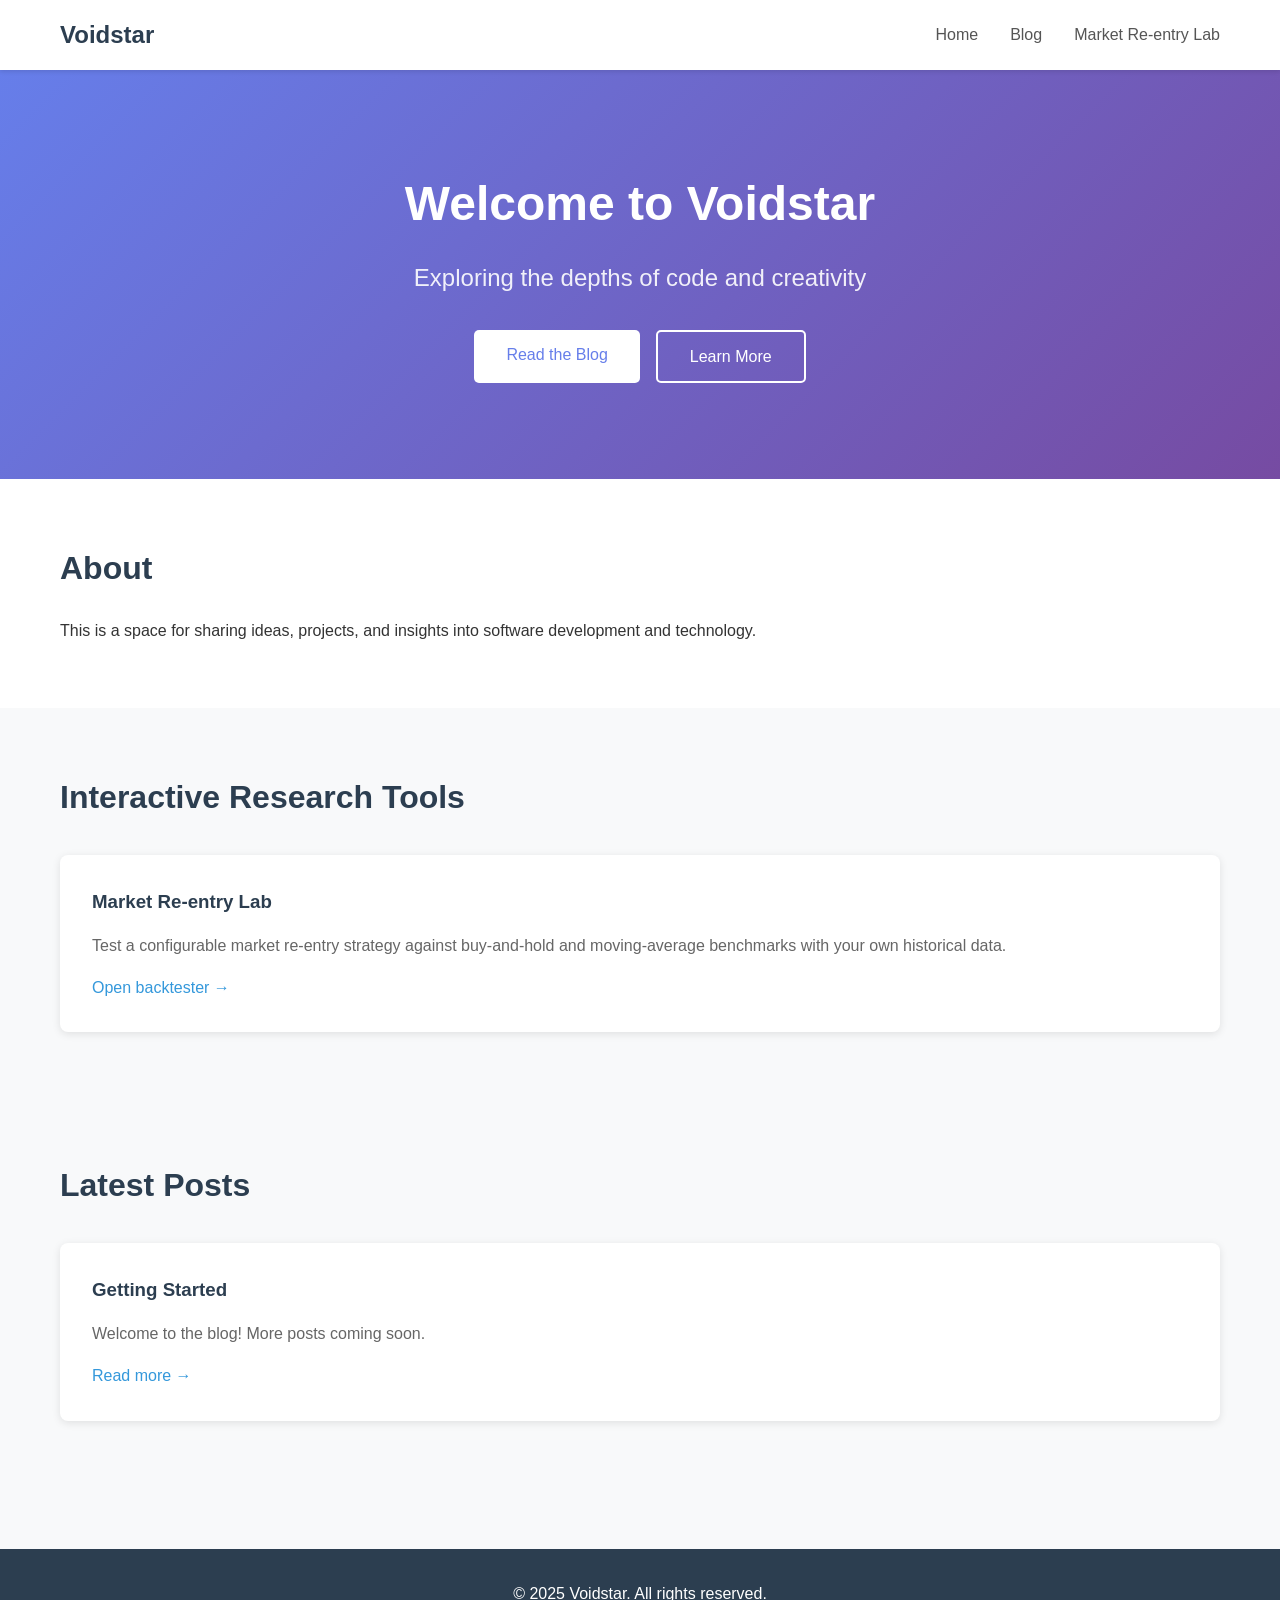
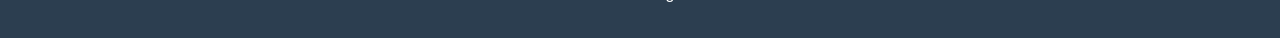
<file: index.html>
<!DOCTYPE html>
<html lang="en">
<head>
    <meta charset="UTF-8">
    <meta name="viewport" content="width=device-width, initial-scale=1.0">
    <title>Voidstar - Home</title>
    <link rel="stylesheet" href="styles.css">
</head>
<body>
    <nav class="navbar">
        <div class="container">
            <a href="index.html" class="logo">Voidstar</a>
            <ul class="nav-links">
                <li><a href="index.html">Home</a></li>
                <li><a href="blog.html">Blog</a></li>
                <li><a href="market-reentry/">Market Re-entry Lab</a></li>
            </ul>
        </div>
    </nav>

    <main>
        <section class="hero">
            <div class="container">
                <h1>Welcome to Voidstar</h1>
                <p class="subtitle">Exploring the depths of code and creativity</p>
                <div class="cta-buttons">
                    <a href="blog.html" class="btn btn-primary">Read the Blog</a>
                    <a href="#about" class="btn btn-secondary">Learn More</a>
                </div>
            </div>
        </section>

        <section id="about" class="section">
            <div class="container">
                <h2>About</h2>
                <p>This is a space for sharing ideas, projects, and insights into software development and technology.</p>
            </div>
        </section>

        <section class="section section-alt">
            <div class="container">
                <h2>Interactive Research Tools</h2>
                <div class="post-grid">
                    <div class="post-card">
                        <h3>Market Re-entry Lab</h3>
                        <p>Test a configurable market re-entry strategy against buy-and-hold and moving-average benchmarks with your own historical data.</p>
                        <a href="market-reentry/" class="read-more">Open backtester →</a>
                    </div>
                </div>
            </div>
        </section>

        <section class="section section-alt">
            <div class="container">
                <h2>Latest Posts</h2>
                <div class="post-grid">
                    <div class="post-card">
                        <h3>Getting Started</h3>
                        <p>Welcome to the blog! More posts coming soon.</p>
                        <a href="blog.html" class="read-more">Read more →</a>
                    </div>
                </div>
            </div>
        </section>
    </main>

    <footer>
        <div class="container">
            <p>&copy; 2025 Voidstar. All rights reserved.</p>
        </div>
    </footer>
</body>
</html>
</file>
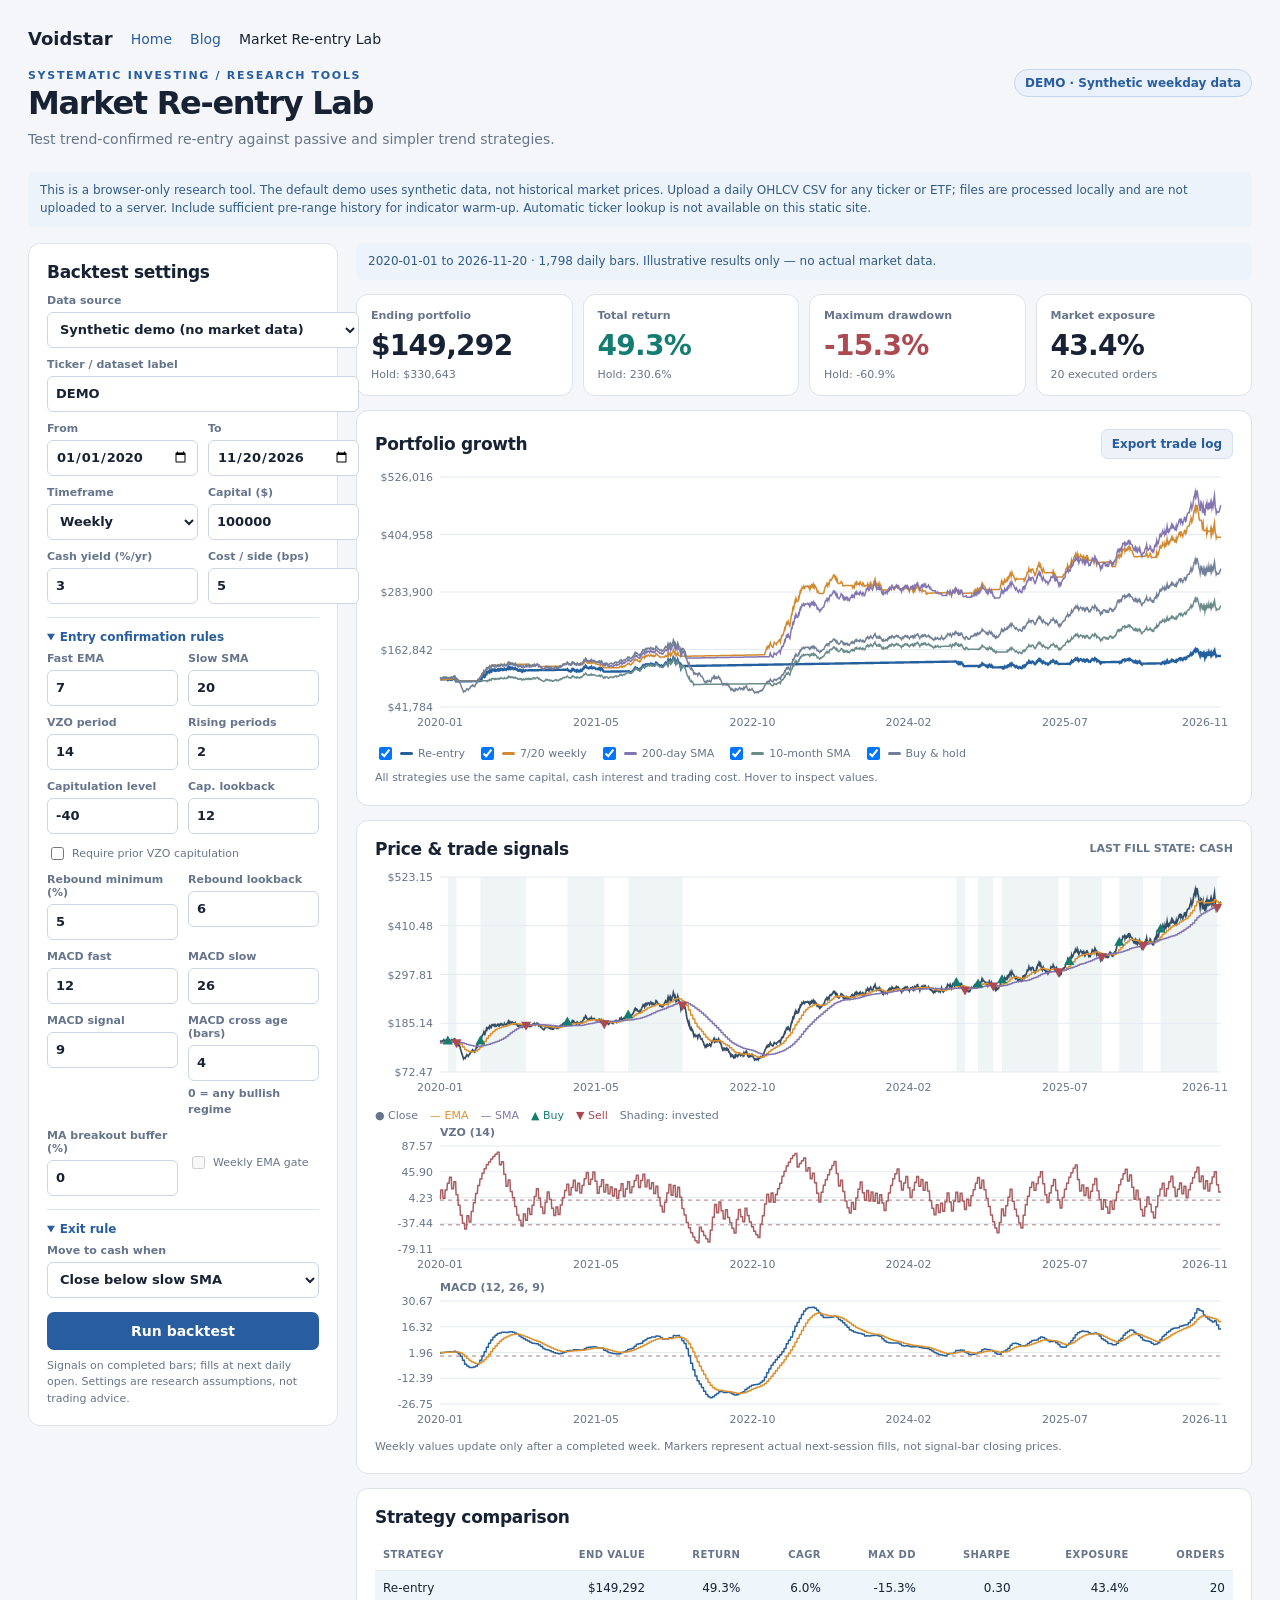
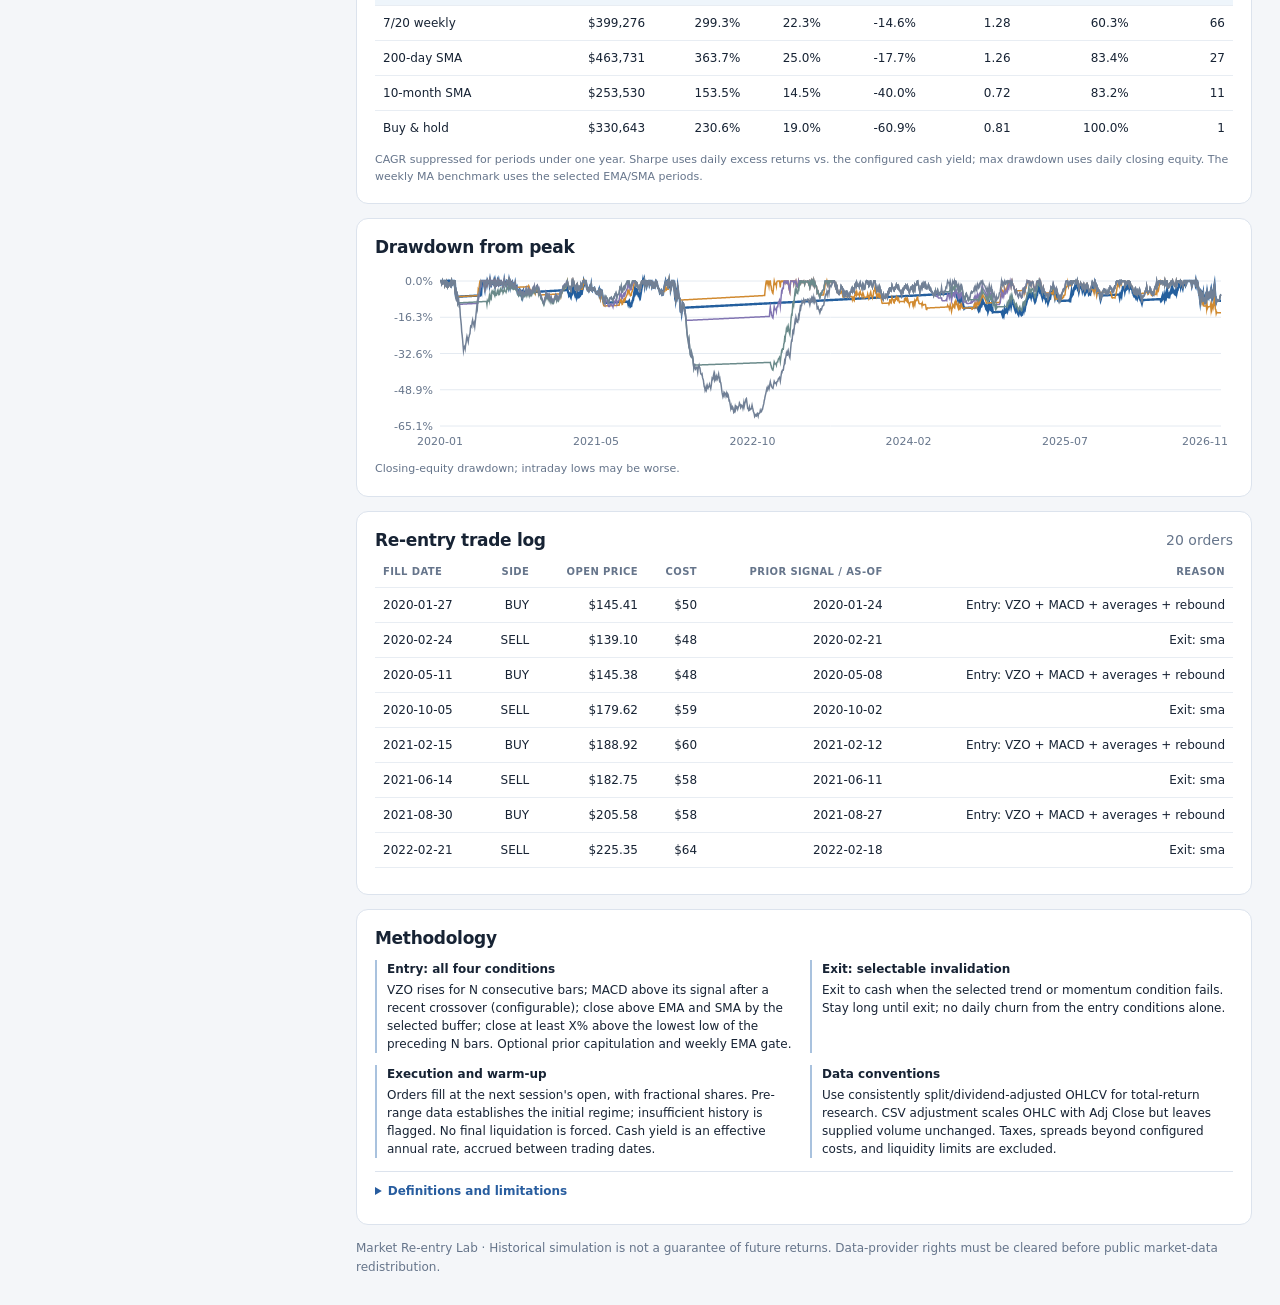
<file: market-reentry/index.html>
<!doctype html><html lang="en"><head><meta charset="utf-8"><meta name="viewport" content="width=device-width, initial-scale=1"><title>Market Re-entry Lab | Voidstar</title><meta name="description" content="Compare a configurable trend-confirmation strategy with buy-and-hold and moving-average benchmarks using your own historical price data."><style>
:root{--bg:#f4f6f9;--panel:#fff;--ink:#172334;--muted:#66758b;--line:#dce3ed;--blue:#285d9f;--accent:#157c72;--red:#ad4a51;--soft:#edf3fa}*{box-sizing:border-box}body{margin:0;background:var(--bg);color:var(--ink);font-family:system-ui,-apple-system,BlinkMacSystemFont,"Segoe UI",sans-serif;font-size:14px}main{max-width:1450px;margin:auto;padding:28px}header{display:flex;align-items:flex-start;justify-content:space-between;gap:20px;margin:0 0 22px}h1{font-size:32px;letter-spacing:-1.3px;margin:4px 0 8px;line-height:1.1}h2{font-size:17px;letter-spacing:-.3px;margin:0 0 12px}h3{font-size:13px;margin:18px 0 9px;color:var(--ink)}p{margin:0;line-height:1.5}.kicker{font-size:11px;letter-spacing:1.7px;font-weight:750;color:var(--blue);text-transform:uppercase}.sub,.muted{color:var(--muted)}.tag{font-size:12px;border:1px solid #c6d7ed;color:var(--blue);background:#eaf1fa;padding:6px 10px;border-radius:999px;white-space:nowrap;font-weight:650}.layout{display:grid;grid-template-columns:310px minmax(0,1fr);gap:18px;align-items:start}.panel{background:var(--panel);border:1px solid var(--line);border-radius:12px;padding:18px;min-width:0}.sidebar{position:sticky;top:12px}.content{display:grid;gap:14px;min-width:0}.fields{display:grid;grid-template-columns:1fr 1fr;gap:10px}.full{grid-column:1/-1}label{display:flex;flex-direction:column;gap:5px;font-size:11px;color:var(--muted);font-weight:650}input,select,button{font:inherit}input:not([type=checkbox]),select{width:100%;min-width:0;border:1px solid #cbd6e3;border-radius:6px;background:#fff;color:var(--ink);padding:8px;font-size:13px;min-height:36px}input:focus,select:focus{outline:2px solid #95b3d5;outline-offset:1px}input[type=file]{font-size:11px;padding:6px}.check{flex-direction:row;align-items:center;line-height:1.4;font-weight:500}.check input{accent-color:var(--blue)}button{cursor:pointer;border:0;border-radius:7px;background:var(--blue);color:#fff;font-weight:700;padding:11px 14px}button:hover{filter:brightness(.94)}button:disabled{opacity:.5;cursor:wait}.secondary{background:#edf2f8;color:var(--blue);border:1px solid #d4e0ed;font-size:12px;padding:7px 10px}.run{width:100%;margin-top:14px}.small{font-size:11px;color:var(--muted);line-height:1.5}details{border-top:1px solid var(--line);margin-top:13px;padding-top:12px}summary{cursor:pointer;font-weight:700;color:var(--blue);font-size:12px;margin-bottom:8px}.status{padding:10px 12px;border-radius:7px;font-size:12px;background:#edf3fa;color:#315b89;line-height:1.45}.status.warn{background:#fff5e6;color:#865616}.status.error{background:#fcecee;color:#9a3540}.cards{display:grid;grid-template-columns:repeat(4,1fr);gap:10px}.metric{padding:14px}.metric .name{color:var(--muted);font-size:11px;font-weight:700}.metric strong{font-size:clamp(19px,2.2vw,28px);letter-spacing:-.7px;display:block;margin:7px 0 3px;font-variant-numeric:tabular-nums}.metric small{font-size:11px;color:var(--muted)}.green{color:var(--accent)}.red{color:var(--red)}.chartbox{position:relative}.chart{display:block;width:100%;height:270px}.chart.short{height:155px}.chart.price{height:235px}.chart.medium{height:185px}.charthead{display:flex;justify-content:space-between;align-items:center;gap:10px;margin-bottom:6px}.charthead h2{margin:0}.legend{display:flex;gap:12px;flex-wrap:wrap;margin:9px 0 0;font-size:11px;color:var(--muted)}.legend label{display:flex;flex-direction:row;align-items:center;gap:5px;cursor:pointer;font-weight:500}.swatch{width:13px;height:3px;border-radius:2px;display:inline-block}.note{margin-top:7px;font-size:11px;color:var(--muted)}.scroll{overflow:auto}table{width:100%;border-collapse:collapse;font-size:12px;white-space:nowrap;font-variant-numeric:tabular-nums}th{text-align:right;color:var(--muted);font-size:10px;text-transform:uppercase;letter-spacing:.4px;font-weight:700}td{text-align:right}th,td{border-bottom:1px solid #e8edf3;padding:10px 8px}td:first-child,th:first-child{text-align:left}tr:last-child td{border-bottom:0}.highlight{background:#eef5fb}.tradeTable{max-height:320px;overflow:auto}.tradeTable thead{position:sticky;top:0;background:white}.foot{font-size:12px;color:var(--muted);line-height:1.6}.tooltip{display:none;position:absolute;pointer-events:none;background:rgba(22,35,52,.95);color:#fff;border-radius:6px;padding:8px;font-size:11px;line-height:1.55;z-index:5;white-space:nowrap}.rulegrid{display:grid;grid-template-columns:1fr 1fr;gap:12px}.rule{border-left:2px solid #a9c2de;padding-left:10px;font-size:12px;line-height:1.5}.rule b{display:block;margin-bottom:3px}.signalpill{font-size:11px;font-weight:700;color:var(--muted)}.hide{display:none!important}@media(max-width:900px){main{padding:16px}.layout{grid-template-columns:1fr}.sidebar{position:static}.fields{grid-template-columns:repeat(2,minmax(0,1fr))}.cards{grid-template-columns:repeat(2,minmax(0,1fr))}}@media(max-width:480px){header{display:block}.tag{display:inline-block;margin-top:8px}h1{font-size:26px}.panel{padding:12px}.rulegrid{grid-template-columns:1fr}}
.site-nav{display:flex;align-items:center;gap:18px;flex-wrap:wrap;margin-bottom:20px;font-size:14px}.site-nav a{color:var(--blue);text-decoration:none}.site-nav a:hover{text-decoration:underline}.site-nav .brand{font-weight:800;color:var(--ink);font-size:18px}.data-notice{margin-bottom:16px}
</style></head><body><main><nav class="site-nav" aria-label="Site navigation"><a class="brand" href="../index.html">Voidstar</a><a href="../index.html">Home</a><a href="../blog.html">Blog</a><span aria-current="page">Market Re-entry Lab</span></nav><header><div><div class="kicker">Systematic investing / Research tools</div><h1>Market Re-entry Lab</h1><p class="sub">Test trend-confirmed re-entry against passive and simpler trend strategies.</p></div><span class="tag" id="dataBadge">Synthetic demonstration</span></header>
<p class="status data-notice">This is a browser-only research tool. The default demo uses synthetic data, not historical market prices. Upload a daily OHLCV CSV for any ticker or ETF; files are processed locally and are not uploaded to a server. Include sufficient pre-range history for indicator warm-up. Automatic ticker lookup is not available on this static site.</p><div class="layout"><aside class="panel sidebar"><h2>Backtest settings</h2><div class="fields"><label class="full">Data source<select id="source"><option value="demo">Synthetic demo (no market data)</option><option value="csv">Upload daily OHLCV CSV</option></select></label><label class="full">Ticker / dataset label<input id="ticker" value="DEMO" maxlength="24" disabled></label><label class="full hide" id="csvWrap">Historical CSV<input type="file" id="file" accept=".csv,text/csv"><span class="small">Date, Open, High, Low, Close, Volume</span></label><label class="full hide" id="adjustWrap">CSV price treatment<select id="adjust"><option value="asprovided">Use OHLC as provided</option><option value="adj">Scale OHLC using Adj Close</option></select></label><label>From<input id="start" type="date" value="2020-01-01"></label><label>To<input id="end" type="date" value="2026-11-20"></label><label>Timeframe<select id="frame"><option value="weekly">Weekly</option><option value="daily">Daily</option></select></label><label>Capital ($)<input id="capital" type="number" min="1" value="100000"></label><label>Cash yield (%/yr)<input id="cash" type="number" step="0.1" value="3"></label><label>Cost / side (bps)<input id="cost" type="number" min="0" step="1" value="5"></label></div>
<details open><summary>Entry confirmation rules</summary><div class="fields"><label>Fast EMA<input id="ema" type="number" min="1" max="200" value="7"></label><label>Slow SMA<input id="sma" type="number" min="1" max="200" value="20"></label><label>VZO period<input id="vzo" type="number" min="1" max="200" value="14"></label><label>Rising periods<input id="rise" type="number" min="1" max="200" value="2"></label><label>Capitulation level<input id="cap" type="number" min="-100" max="0" value="-40"></label><label>Cap. lookback<input id="capLookback" type="number" min="1" max="200" value="12"></label><label class="full check"><input id="capRequired" type="checkbox"> Require prior VZO capitulation</label><label>Rebound minimum (%)<input id="bounce" type="number" min="0" step="0.5" value="5"></label><label>Rebound lookback<input id="bounceLookback" type="number" min="1" max="200" value="6"></label><label>MACD fast<input id="fast" type="number" min="1" max="200" value="12"></label><label>MACD slow<input id="slow" type="number" min="2" max="200" value="26"></label><label>MACD signal<input id="signal" type="number" min="1" max="200" value="9"></label><label>MACD cross age (bars)<input id="crossLookback" type="number" min="0" max="200" value="4"><span class="small">0 = any bullish regime</span></label><label>MA breakout buffer (%)<input id="buffer" type="number" min="0" max="100" step="0.25" value="0"></label><label class="check" title="Only applies in daily mode"><input id="weeklyGate" type="checkbox" disabled> Weekly EMA gate</label></div></details>
<details open><summary>Exit rule</summary><label>Move to cash when<select id="exit"><option value="sma">Close below slow SMA</option><option value="ema">Close below fast EMA</option><option value="macd">MACD below signal</option><option value="either">SMA breakdown or MACD reversal</option></select></label></details><button class="run" id="run">Run backtest</button><div class="small" style="margin-top:8px">Signals on completed bars; fills at next daily open. Settings are research assumptions, not trading advice.</div></aside>
<section class="content"><div class="status" id="status" role="status"></div><div class="cards" id="metrics"></div>
<div class="panel"><div class="charthead"><h2>Portfolio growth</h2><button class="secondary" id="export">Export trade log</button></div><div class="chartbox"><canvas class="chart" id="equity" aria-label="Portfolio equity curves"></canvas><div class="tooltip"></div></div><div class="legend" id="legend"></div><p class="note">All strategies use the same capital, cash interest and trading cost. Hover to inspect values.</p></div>
<div class="panel"><div class="charthead"><h2>Price & trade signals</h2><span class="signalpill" id="regime"></span></div><div class="chartbox"><canvas class="chart price" id="price" aria-label="Price chart and re-entry trades"></canvas><div class="tooltip"></div></div><div class="legend"><span>● Close</span><span style="color:#dc912d">— EMA</span><span style="color:#8275b2">— SMA</span><span style="color:#157c72">▲ Buy</span><span style="color:#ad4a51">▼ Sell</span><span>Shading: invested</span></div><div class="chartbox"><canvas class="chart short" id="vzoChart" aria-label="Volume zone oscillator"></canvas><div class="tooltip"></div></div><div class="chartbox"><canvas class="chart short" id="macdChart" aria-label="MACD and signal"></canvas><div class="tooltip"></div></div><p class="note">Weekly values update only after a completed week. Markers represent actual next-session fills, not signal-bar closing prices.</p></div>
<div class="panel"><h2>Strategy comparison</h2><div class="scroll"><table id="comparison"></table></div><p class="note">CAGR suppressed for periods under one year. Sharpe uses daily excess returns vs. the configured cash yield; max drawdown uses daily closing equity. The weekly MA benchmark uses the selected EMA/SMA periods.</p></div>
<div class="panel"><h2>Drawdown from peak</h2><div class="chartbox"><canvas class="chart medium" id="dd" aria-label="Portfolio drawdown comparison"></canvas><div class="tooltip"></div></div><p class="note">Closing-equity drawdown; intraday lows may be worse.</p></div>
<div class="panel"><div class="charthead"><h2>Re-entry trade log</h2><span id="tradeCount" class="muted"></span></div><div class="tradeTable"><table id="trades"></table></div></div>
<div class="panel"><h2>Methodology</h2><div class="rulegrid"><div class="rule"><b>Entry: all four conditions</b>VZO rises for N consecutive bars; MACD above its signal after a recent crossover (configurable); close above EMA and SMA by the selected buffer; close at least X% above the lowest low of the preceding N bars. Optional prior capitulation and weekly EMA gate.</div><div class="rule"><b>Exit: selectable invalidation</b>Exit to cash when the selected trend or momentum condition fails. Stay long until exit; no daily churn from the entry conditions alone.</div><div class="rule"><b>Execution and warm-up</b>Orders fill at the next session's open, with fractional shares. Pre-range data establishes the initial regime; insufficient history is flagged. No final liquidation is forced. Cash yield is an effective annual rate, accrued between trading dates.</div><div class="rule"><b>Data conventions</b>Use consistently split/dividend-adjusted OHLCV for total-return research. CSV adjustment scales OHLC with Adj Close but leaves supplied volume unchanged. Taxes, spreads beyond configured costs, and liquidity limits are excluded.</div></div><details><summary>Definitions and limitations</summary><p class="foot">VZO = 100 × EMA(signed volume, N) / EMA(volume, N), where signed volume is the current volume times the sign of the close change. MACD = EMA(fast) − EMA(slow), with an EMA signal line. MACD crossover may precede other conditions by the selected number of bars; zero permits any bullish regime. Weekly volume is aggregated from daily volume; a week is used for execution only once the next trading week begins. Data should contain every completed exchange session. The demo has artificial weekday bars and is not an exchange calendar or actual ticker history. No survivorship correction or parameter optimization is included. The exit rule, thresholds, and numerical interpretation of a rapid reversal are illustrative design decisions.</p></details></div>
<p class="foot">Market Re-entry Lab · Historical simulation is not a guarantee of future returns. Data-provider rights must be cleared before public market-data redistribution.</p></section></div></main>
<script src="engine.js"></script><script src="ui.js"></script></body></html>
</file>
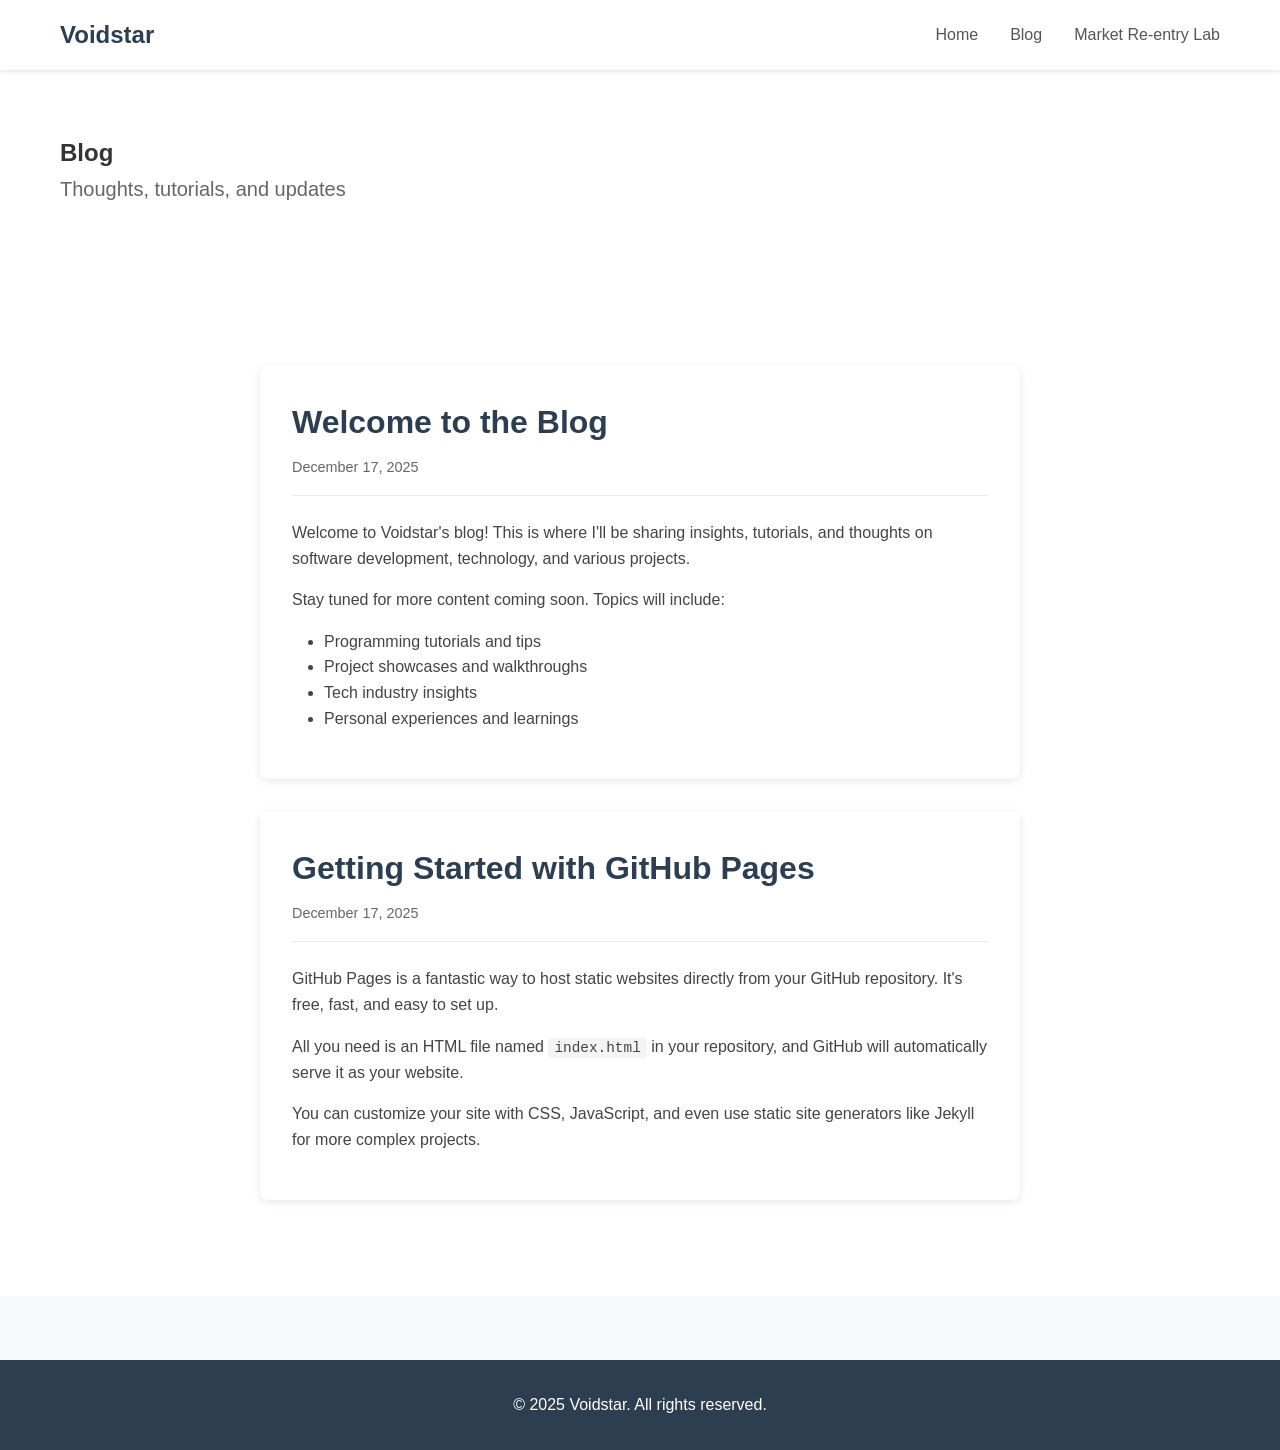
<file: blog.html>
<!DOCTYPE html>
<html lang="en">
<head>
    <meta charset="UTF-8">
    <meta name="viewport" content="width=device-width, initial-scale=1.0">
    <title>Voidstar - Blog</title>
    <link rel="stylesheet" href="styles.css">
</head>
<body>
    <nav class="navbar">
        <div class="container">
            <a href="index.html" class="logo">Voidstar</a>
            <ul class="nav-links">
                <li><a href="index.html">Home</a></li>
                <li><a href="blog.html">Blog</a></li>
                <li><a href="market-reentry/">Market Re-entry Lab</a></li>
            </ul>
        </div>
    </nav>

    <main>
        <section class="section">
            <div class="container">
                <h1>Blog</h1>
                <p class="subtitle">Thoughts, tutorials, and updates</p>
            </div>
        </section>

        <section class="section">
            <div class="container blog-container">
                <article class="blog-post">
                    <div class="post-header">
                        <h2>Welcome to the Blog</h2>
                        <div class="post-meta">
                            <span class="date">December 17, 2025</span>
                        </div>
                    </div>
                    <div class="post-content">
                        <p>Welcome to Voidstar's blog! This is where I'll be sharing insights, tutorials, and thoughts on software development, technology, and various projects.</p>
                        <p>Stay tuned for more content coming soon. Topics will include:</p>
                        <ul>
                            <li>Programming tutorials and tips</li>
                            <li>Project showcases and walkthroughs</li>
                            <li>Tech industry insights</li>
                            <li>Personal experiences and learnings</li>
                        </ul>
                    </div>
                </article>

                <article class="blog-post">
                    <div class="post-header">
                        <h2>Getting Started with GitHub Pages</h2>
                        <div class="post-meta">
                            <span class="date">December 17, 2025</span>
                        </div>
                    </div>
                    <div class="post-content">
                        <p>GitHub Pages is a fantastic way to host static websites directly from your GitHub repository. It's free, fast, and easy to set up.</p>
                        <p>All you need is an HTML file named <code>index.html</code> in your repository, and GitHub will automatically serve it as your website.</p>
                        <p>You can customize your site with CSS, JavaScript, and even use static site generators like Jekyll for more complex projects.</p>
                    </div>
                </article>
            </div>
        </section>
    </main>

    <footer>
        <div class="container">
            <p>&copy; 2025 Voidstar. All rights reserved.</p>
        </div>
    </footer>
</body>
</html>
</file>
<file: styles.css>
/* Reset and Base Styles */
* {
    margin: 0;
    padding: 0;
    box-sizing: border-box;
}

body {
    font-family: -apple-system, BlinkMacSystemFont, 'Segoe UI', Roboto, Oxygen, Ubuntu, Cantarell, sans-serif;
    line-height: 1.6;
    color: #333;
    background-color: #f8f9fa;
}

.container {
    max-width: 1200px;
    margin: 0 auto;
    padding: 0 20px;
}

/* Navigation */
.navbar {
    background-color: #fff;
    box-shadow: 0 2px 4px rgba(0,0,0,0.1);
    padding: 1rem 0;
    position: sticky;
    top: 0;
    z-index: 100;
}

.navbar .container {
    display: flex;
    justify-content: space-between;
    align-items: center;
}

.logo {
    font-size: 1.5rem;
    font-weight: bold;
    color: #2c3e50;
    text-decoration: none;
}

.nav-links {
    display: flex;
    list-style: none;
    gap: 2rem;
}

.nav-links a {
    color: #555;
    text-decoration: none;
    transition: color 0.3s;
}

.nav-links a:hover {
    color: #3498db;
}

/* Hero Section */
.hero {
    background: linear-gradient(135deg, #667eea 0%, #764ba2 100%);
    color: white;
    padding: 6rem 0;
    text-align: center;
}

.hero h1 {
    font-size: 3rem;
    margin-bottom: 1rem;
}

.hero .subtitle {
    font-size: 1.5rem;
    margin-bottom: 2rem;
    opacity: 0.9;
}

/* Buttons */
.cta-buttons {
    display: flex;
    gap: 1rem;
    justify-content: center;
    flex-wrap: wrap;
}

.btn {
    display: inline-block;
    padding: 0.75rem 2rem;
    border-radius: 5px;
    text-decoration: none;
    font-weight: 500;
    transition: transform 0.3s, box-shadow 0.3s;
}

.btn:hover {
    transform: translateY(-2px);
    box-shadow: 0 4px 12px rgba(0,0,0,0.15);
}

.btn-primary {
    background-color: white;
    color: #667eea;
}

.btn-secondary {
    background-color: transparent;
    color: white;
    border: 2px solid white;
}

/* Sections */
.section {
    padding: 4rem 0;
    background-color: #fff;
}

.section-alt {
    background-color: #f8f9fa;
}

.section h2 {
    font-size: 2rem;
    margin-bottom: 1.5rem;
    color: #2c3e50;
}

.section .subtitle {
    font-size: 1.25rem;
    color: #666;
    margin-bottom: 2rem;
}

/* Post Grid */
.post-grid {
    display: grid;
    grid-template-columns: repeat(auto-fit, minmax(300px, 1fr));
    gap: 2rem;
    margin-top: 2rem;
}

.post-card {
    background: white;
    padding: 2rem;
    border-radius: 8px;
    box-shadow: 0 2px 8px rgba(0,0,0,0.1);
    transition: transform 0.3s, box-shadow 0.3s;
}

.post-card:hover {
    transform: translateY(-4px);
    box-shadow: 0 4px 16px rgba(0,0,0,0.15);
}

.post-card h3 {
    color: #2c3e50;
    margin-bottom: 1rem;
}

.post-card p {
    color: #666;
    margin-bottom: 1rem;
}

.read-more {
    color: #3498db;
    text-decoration: none;
    font-weight: 500;
}

.read-more:hover {
    text-decoration: underline;
}

/* Blog Page */
.blog-container {
    max-width: 800px;
}

.blog-post {
    background: white;
    padding: 2rem;
    margin-bottom: 2rem;
    border-radius: 8px;
    box-shadow: 0 2px 8px rgba(0,0,0,0.1);
}

.post-header {
    margin-bottom: 1.5rem;
    padding-bottom: 1rem;
    border-bottom: 1px solid #e9ecef;
}

.post-header h2 {
    margin-bottom: 0.5rem;
}

.post-meta {
    color: #666;
    font-size: 0.9rem;
}

.post-content {
    color: #444;
}

.post-content p {
    margin-bottom: 1rem;
}

.post-content ul {
    margin-left: 2rem;
    margin-bottom: 1rem;
}

.post-content code {
    background-color: #f4f4f4;
    padding: 2px 6px;
    border-radius: 3px;
    font-family: 'Courier New', monospace;
    font-size: 0.9em;
}

/* Footer */
footer {
    background-color: #2c3e50;
    color: white;
    text-align: center;
    padding: 2rem 0;
    margin-top: 4rem;
}

/* Responsive Design */
@media (max-width: 768px) {
    .hero h1 {
        font-size: 2rem;
    }

    .hero .subtitle {
        font-size: 1.2rem;
    }

    .nav-links {
        gap: 1rem;
    }

    .post-grid {
        grid-template-columns: 1fr;
    }
}
</file>
